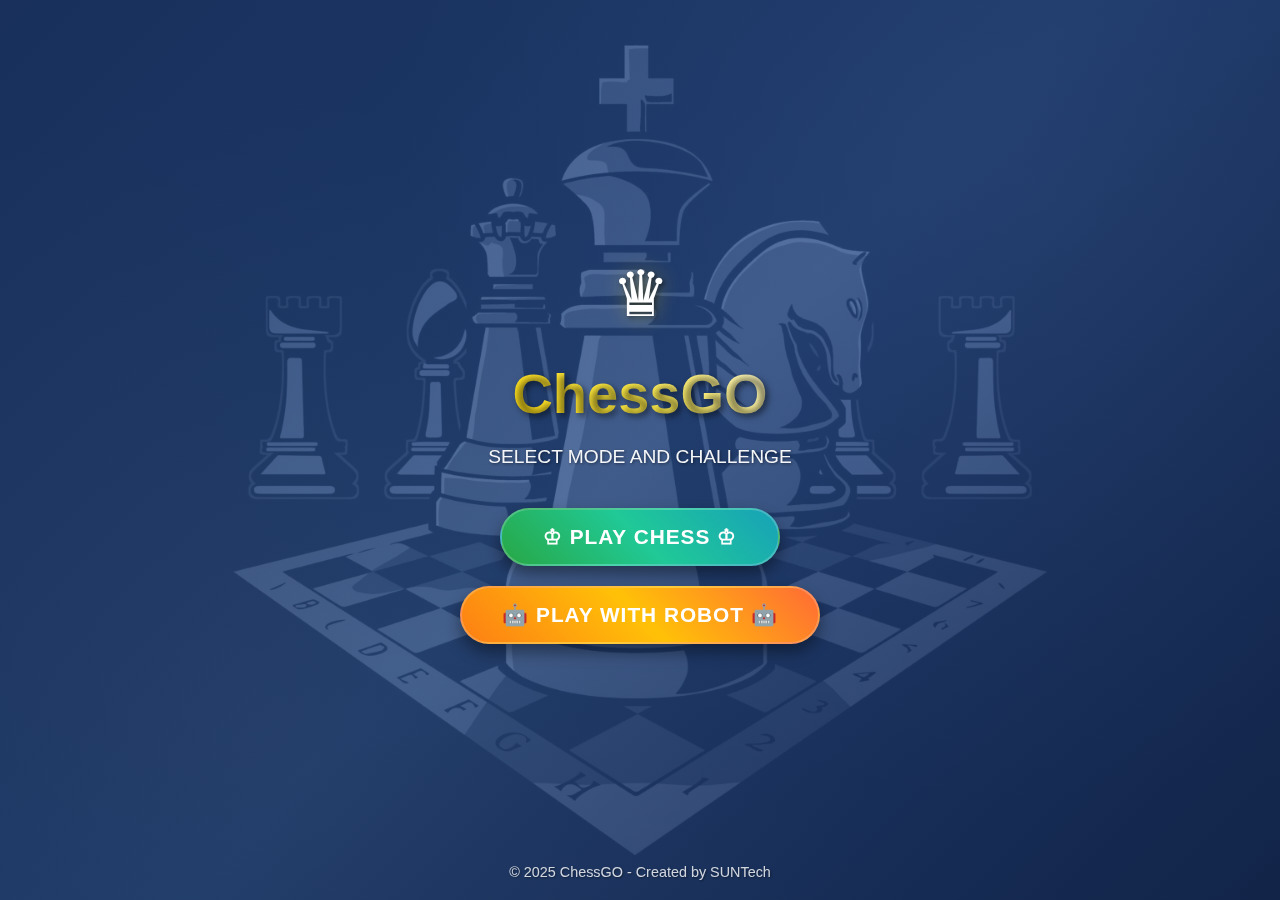
<file: index.html>
<!DOCTYPE html>
<html lang="en">

<head>
    <meta charset="UTF-8">
    <meta name="viewport" content="width=device-width, initial-scale=1.0">
    <title>Chess Game</title>
    <link rel="stylesheet" href="css/welcome.css">
</head>

<body>
    <!-- Animated background -->
    <div class="bg-animation"></div>

    <!-- Floating chess pieces -->
    <div class="floating-pieces" id="floatingPieces"></div>

    <div class="container">
        <div class="chess-icon">♛</div>
        <h1 class="title">ChessGO</h1>
        <p class="subtitle">SELECT MODE AND CHALLENGE</p>

        <div class="buttons-container">
            <button class="game-button play-chess" onclick="playChess()">
                ♔ PLAY CHESS ♔
            </button>
            <button class="game-button play-robot" onclick="playWithRobot()">
                🤖 PLAY WITH ROBOT 🤖
            </button>
        </div>
    </div>

    <div class="footer">
        &copy; 2025 ChessGO - Created by SUNTech
    </div>

    <script type="text/javascript" src="js/welcome.js"></script>
</body>

</html>
</file>
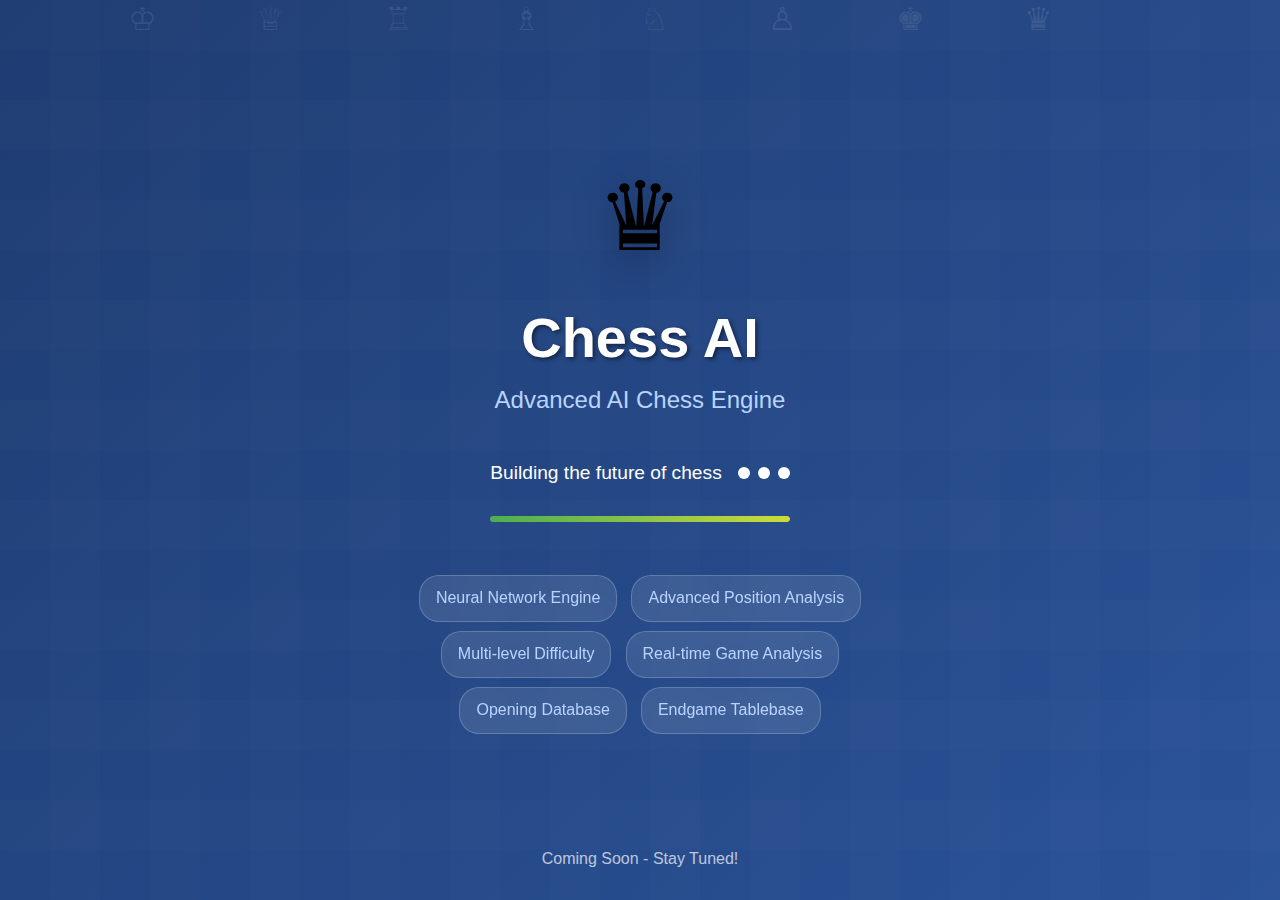
<file: chess-ai.html>
<!DOCTYPE html>
<html lang="en">
<head>
    <meta charset="UTF-8">
    <meta name="viewport" content="width=device-width, initial-scale=1.0">
    <title>Chess AI - Under Construction</title>
    <style>
        * {
            margin: 0;
            padding: 0;
            box-sizing: border-box;
        }

        body {
            font-family: 'Arial', sans-serif;
            background: linear-gradient(135deg, #1e3c72, #2a5298);
            min-height: 100vh;
            display: flex;
            flex-direction: column;
            justify-content: center;
            align-items: center;
            overflow: hidden;
        }

        .chess-bg {
            position: absolute;
            top: 0;
            left: 0;
            width: 100%;
            height: 100%;
            opacity: 0.1;
            background-image: 
                repeating-linear-gradient(
                    0deg,
                    transparent,
                    transparent 50px,
                    rgba(255,255,255,0.1) 50px,
                    rgba(255,255,255,0.1) 100px
                ),
                repeating-linear-gradient(
                    90deg,
                    transparent,
                    transparent 50px,
                    rgba(255,255,255,0.1) 50px,
                    rgba(255,255,255,0.1) 100px
                );
            animation: chessboardMove 20s infinite linear;
        }

        @keyframes chessboardMove {
            0% { transform: translate(0, 0); }
            100% { transform: translate(100px, 100px); }
        }

        .container {
            text-align: center;
            z-index: 10;
            position: relative;
        }

        .chess-piece {
            font-size: 6rem;
            margin-bottom: 2rem;
            animation: bounce 2s infinite ease-in-out;
            filter: drop-shadow(0 10px 20px rgba(0,0,0,0.3));
        }

        @keyframes bounce {
            0%, 20%, 50%, 80%, 100% {
                transform: translateY(0);
            }
            40% {
                transform: translateY(-20px);
            }
            60% {
                transform: translateY(-10px);
            }
        }

        h1 {
            color: #fff;
            font-size: 3.5rem;
            font-weight: bold;
            margin-bottom: 1rem;
            text-shadow: 2px 2px 4px rgba(0,0,0,0.5);
            animation: glow 2s ease-in-out infinite alternate;
        }

        @keyframes glow {
            from {
                text-shadow: 0 0 20px rgba(255,255,255,0.5), 0 0 30px rgba(255,255,255,0.3);
            }
            to {
                text-shadow: 0 0 30px rgba(255,255,255,0.8), 0 0 40px rgba(255,255,255,0.5);
            }
        }

        .subtitle {
            color: #b8d4ff;
            font-size: 1.5rem;
            margin-bottom: 3rem;
            animation: fadeInUp 1s ease-out 0.5s both;
        }

        @keyframes fadeInUp {
            from {
                opacity: 0;
                transform: translateY(30px);
            }
            to {
                opacity: 1;
                transform: translateY(0);
            }
        }

        .loading-container {
            display: flex;
            align-items: center;
            justify-content: center;
            gap: 1rem;
            margin-bottom: 2rem;
        }

        .loading-text {
            color: #fff;
            font-size: 1.2rem;
            font-weight: 500;
        }

        .loading-dots {
            display: flex;
            gap: 0.5rem;
        }

        .dot {
            width: 12px;
            height: 12px;
            background-color: #fff;
            border-radius: 50%;
            animation: loadingDots 1.4s infinite ease-in-out both;
        }

        .dot:nth-child(1) { animation-delay: -0.32s; }
        .dot:nth-child(2) { animation-delay: -0.16s; }
        .dot:nth-child(3) { animation-delay: 0s; }

        @keyframes loadingDots {
            0%, 80%, 100% {
                transform: scale(0.8);
                opacity: 0.5;
            }
            40% {
                transform: scale(1.2);
                opacity: 1;
            }
        }

        .progress-bar {
            width: 300px;
            height: 6px;
            background-color: rgba(255,255,255,0.2);
            border-radius: 3px;
            overflow: hidden;
            margin: 0 auto 3rem;
        }

        .progress-fill {
            height: 100%;
            background: linear-gradient(90deg, #4CAF50, #8BC34A, #CDDC39);
            border-radius: 3px;
            animation: progressFill 3s ease-in-out infinite;
            box-shadow: 0 0 15px rgba(76, 175, 80, 0.6);
        }

        @keyframes progressFill {
            0% {
                width: 0%;
                transform: translateX(-100%);
            }
            50% {
                width: 100%;
                transform: translateX(0%);
            }
            100% {
                width: 100%;
                transform: translateX(100%);
            }
        }

        .features {
            color: #b8d4ff;
            font-size: 1rem;
            line-height: 1.8;
            max-width: 500px;
            animation: fadeInUp 1s ease-out 1s both;
        }

        .feature-item {
            margin: 0.5rem 0;
            padding: 0.5rem 1rem;
            background: rgba(255,255,255,0.1);
            border-radius: 20px;
            display: inline-block;
            margin: 0.3rem;
            backdrop-filter: blur(10px);
            border: 1px solid rgba(255,255,255,0.2);
            transition: all 0.3s ease;
        }

        .feature-item:hover {
            background: rgba(255,255,255,0.2);
            transform: translateY(-2px);
        }

        .floating-pieces {
            position: absolute;
            top: 0;
            left: 0;
            width: 100%;
            height: 100%;
            pointer-events: none;
        }

        .floating-piece {
            position: absolute;
            font-size: 2rem;
            color: rgba(255,255,255,0.1);
            animation: float 15s infinite linear;
        }

        @keyframes float {
            from {
                transform: translateY(100vh) rotate(0deg);
            }
            to {
                transform: translateY(-100px) rotate(360deg);
            }
        }

        .floating-piece:nth-child(1) { left: 10%; animation-delay: 0s; }
        .floating-piece:nth-child(2) { left: 20%; animation-delay: -2s; }
        .floating-piece:nth-child(3) { left: 30%; animation-delay: -4s; }
        .floating-piece:nth-child(4) { left: 40%; animation-delay: -6s; }
        .floating-piece:nth-child(5) { left: 50%; animation-delay: -8s; }
        .floating-piece:nth-child(6) { left: 60%; animation-delay: -10s; }
        .floating-piece:nth-child(7) { left: 70%; animation-delay: -12s; }
        .floating-piece:nth-child(8) { left: 80%; animation-delay: -14s; }

        .coming-soon {
            position: absolute;
            bottom: 2rem;
            left: 50%;
            transform: translateX(-50%);
            color: rgba(255,255,255,0.7);
            font-size: 1rem;
            animation: pulse 2s infinite;
        }

        @keyframes pulse {
            0%, 100% { opacity: 0.7; }
            50% { opacity: 1; }
        }

        @media (max-width: 768px) {
            h1 { font-size: 2.5rem; }
            .subtitle { font-size: 1.2rem; }
            .chess-piece { font-size: 4rem; }
            .progress-bar { width: 250px; }
        }
    </style>
</head>
<body>
    <div class="chess-bg"></div>
    
    <div class="floating-pieces">
        <div class="floating-piece">♔</div>
        <div class="floating-piece">♕</div>
        <div class="floating-piece">♖</div>
        <div class="floating-piece">♗</div>
        <div class="floating-piece">♘</div>
        <div class="floating-piece">♙</div>
        <div class="floating-piece">♚</div>
        <div class="floating-piece">♛</div>
    </div>

    <div class="container">
        <div class="chess-piece">♛</div>
        
        <h1>Chess AI</h1>
        
        <div class="subtitle">Advanced AI Chess Engine</div>
        
        <div class="loading-container">
            <span class="loading-text">Building the future of chess</span>
            <div class="loading-dots">
                <div class="dot"></div>
                <div class="dot"></div>
                <div class="dot"></div>
            </div>
        </div>
        
        <div class="progress-bar">
            <div class="progress-fill"></div>
        </div>
        
        <div class="features">
            <div class="feature-item">Neural Network Engine</div>
            <div class="feature-item">Advanced Position Analysis</div>
            <div class="feature-item">Multi-level Difficulty</div>
            <div class="feature-item">Real-time Game Analysis</div>
            <div class="feature-item">Opening Database</div>
            <div class="feature-item">Endgame Tablebase</div>
        </div>
    </div>
    
    <div class="coming-soon">
        Coming Soon - Stay Tuned!
    </div>
</body>
</html>
</file>
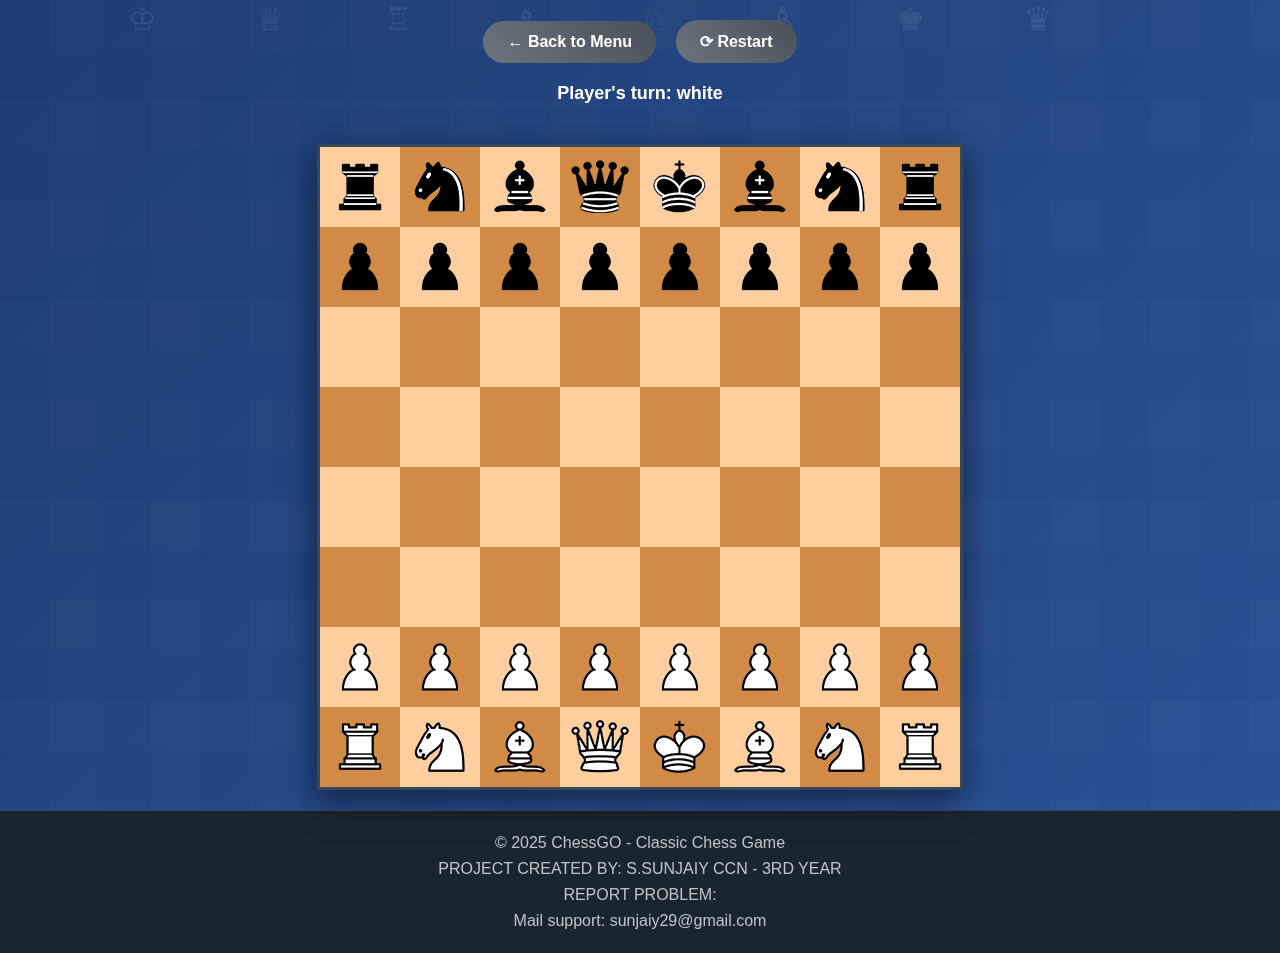
<file: chess-game.html>
<!DOCTYPE html>
<html lang="en">

<head>
	<title>ChessGO</title>
	<meta charset="utf-8">
	<link rel="stylesheet" href="css/chess-game.css">
</head>

<body onload="setup();">
	<div class="chess-bg"></div>

	<div class="floating-pieces">
		<div class="floating-piece">♔</div>
		<div class="floating-piece">♕</div>
		<div class="floating-piece">♖</div>
		<div class="floating-piece">♗</div>
		<div class="floating-piece">♘</div>
		<div class="floating-piece">♙</div>
		<div class="floating-piece">♚</div>
		<div class="floating-piece">♛</div>
	</div>
	<div class="button-container">
		<a href="index.html" class="back-button" onclick="showLanding()">← Back to Menu</a>
		<button class="restart-button" onclick="restartWindow()">⟳ Restart</button>
	</div>
	<p id="turnInfo">
		Player's turn: <b id="playerTurn"></b>
	</p>
	<section id="board">
		<div class="overlay" id="promotionMessage">
			<div class="overlay-inner">
				<span class="overlay-title">Promotion!</span>
				<p class="overlay-text" id="alertText"></p>
				<ul id="promotionList" class="white">
					<li><a href="#" class="promotion-button queen" onclick="promote('queen');"></a></li>
					<li><a href="#" class="promotion-button castle" onclick="promote('castle');"></a></li>
					<li><a href="#" class="promotion-button bishop" onclick="promote('bishop');"></a></li>
					<li><a href="#" class="promotion-button knight" onclick="promote('knight');"></a></li>
				</ul>
			</div>
		</div>
		<div class="overlay" id="errorMessage">
			<div class="overlay-inner">
				<span class="overlay-title">Error!</span>
				<p class="overlay-text" id="errorText"></p>
				<a href="#" class="overlay-button" onclick="closeError();">Close</a>
			</div>
		</div>
		<div class="overlay" id="endMessage">
			<div class="overlay-inner">
				<span class="overlay-title">Game Over!</span>
				<p class="overlay-text" id="endText"></p>
				<a href="#" class="overlay-button" onclick="newGame();">New Game</a>
			</div>
		</div>
	</section>

	<footer class="footer">
		<p>&copy; 2025 ChessGO - Classic Chess Game</p>
		<p>PROJECT CREATED BY: S.SUNJAIY CCN - 3RD YEAR</p>
		<p>REPORT PROBLEM:</p>
		<p>Mail support: sunjaiy29@gmail.com</p>
	</footer>

	<script type="text/javascript" src="js/chess-game.js"></script>
</body>

</html>
</file>
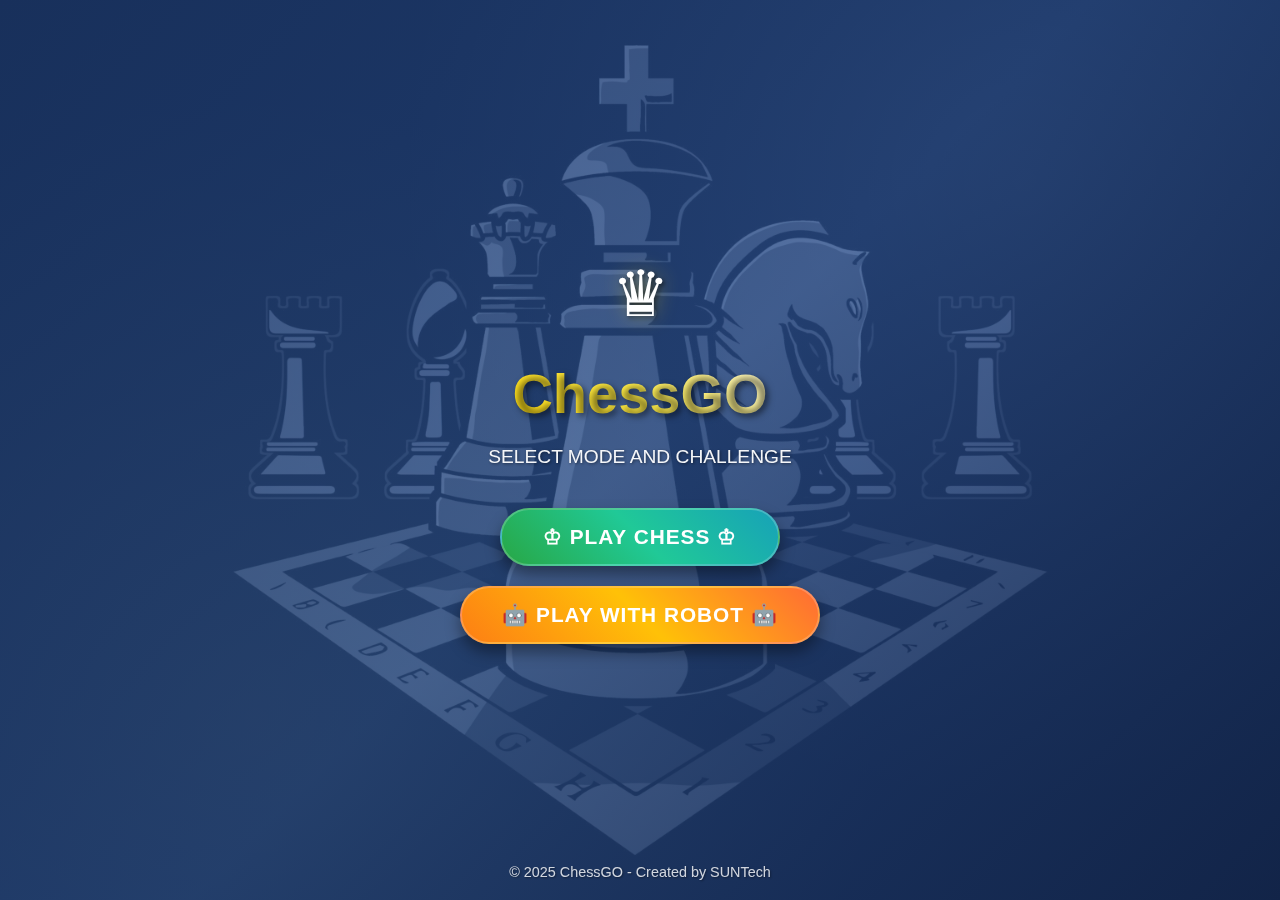
<file: welcome.html>
<!DOCTYPE html>
<html lang="en">
<head>
    <meta charset="UTF-8">
    <meta name="viewport" content="width=device-width, initial-scale=1.0">
    <title>Chess Game</title>
    <link rel="stylesheet" href="css/style.css">
</head>
<body>
    <!-- Animated background -->
    <div class="bg-animation"></div>
    
    <!-- Floating chess pieces -->
    <div class="floating-pieces" id="floatingPieces"></div>

    <div class="container">
        <div class="chess-icon">♛</div>
        <h1 class="title">ChessGO</h1>
        <p class="subtitle">SELECT MODE AND CHALLENGE</p>
        
        <div class="buttons-container">
            <button class="game-button play-chess" onclick="playChess()">
                ♔ PLAY CHESS ♔
            </button>
            <button class="game-button play-robot" onclick="playWithRobot()">
                🤖 PLAY WITH ROBOT 🤖
            </button>
        </div>
    </div>

    <div class="footer">
        &copy; 2025 ChessGO - Created by SUNTech
    </div>

    <script>
        function playChess() {
            // Add your navigation logic here
            window.location.href = 'chess-game.html';
        }

        function playWithRobot() {
            // Add your navigation logic here
            // window.location.href = 'chess-ai.html';
        }

        // Enhanced button interactions
        document.querySelectorAll('.game-button').forEach(button => {
            button.addEventListener('mouseenter', function() {
                this.style.transform = 'scale(1.05) translateY(-3px)';
            });
            
            button.addEventListener('mouseleave', function() {
                this.style.transform = 'scale(1) translateY(0px)';
            });
        });

        // Create floating chess pieces
        function createFloatingPieces() {
            const pieces = ['♔', '♕', '♖', '♗', '♘', '♙'];
            const container = document.getElementById('floatingPieces');
            
            setInterval(() => {
                if (container.children.length < 6) {
                    const piece = document.createElement('div');
                    piece.className = 'floating-piece';
                    piece.textContent = pieces[Math.floor(Math.random() * pieces.length)];
                    piece.style.left = Math.random() * 100 + 'vw';
                    piece.style.animationDelay = Math.random() * 5 + 's';
                    piece.style.animationDuration = (Math.random() * 10 + 10) + 's';
                    
                    container.appendChild(piece);
                    
                    // Remove piece after animation
                    setTimeout(() => {
                        if (piece.parentNode) {
                            piece.parentNode.removeChild(piece);
                        }
                    }, 20000);
                }
            }, 3000);
        }

        // Initialize floating pieces
        createFloatingPieces();

        
    </script>
</body>
</html>
</file>
<file: css/chess-game.css>
* {
    margin: 0;
    padding: 0;
    box-sizing: border-box;
}

body {
    font-family: Arial, sans-serif;
    margin: 0;
    background: linear-gradient(135deg, #1e3c72, #2a5298);
    color: white;
    min-height: 100vh;
    display: flex;
    flex-direction: column;
}

.chess-bg {
    position: fixed;
    top: 0;
    left: 0;
    width: 100%;
    height: 100%;
    opacity: 0.1;
    background-image:
        repeating-linear-gradient(0deg,
            transparent,
            transparent 50px,
            rgba(255, 255, 255, 0.1) 50px,
            rgba(255, 255, 255, 0.1) 100px),
        repeating-linear-gradient(90deg,
            transparent,
            transparent 50px,
            rgba(255, 255, 255, 0.1) 50px,
            rgba(255, 255, 255, 0.1) 100px);
    animation: chessboardMove 20s infinite linear;
    z-index: -1;
}

@keyframes chessboardMove {
    0% {
        transform: translate(0, 0);
    }
    100% {
        transform: translate(100px, 100px);
    }
}

.chess-piece {
    font-size: 6rem;
    margin-bottom: 2rem;
    animation: bounce 2s infinite ease-in-out;
    filter: drop-shadow(0 10px 20px rgba(0, 0, 0, 0.3));
}

@keyframes bounce {
    0%, 20%, 50%, 80%, 100% {
        transform: translateY(0);
    }
    40% {
        transform: translateY(-20px);
    }
    60% {
        transform: translateY(-10px);
    }
}

.floating-pieces {
    position: fixed;
    top: 0;
    left: 0;
    width: 100%;
    height: 100%;
    pointer-events: none;
    z-index: -1;
}

.floating-piece {
    position: absolute;
    font-size: 2rem;
    color: rgba(255, 255, 255, 0.1);
    animation: float 15s infinite linear;
}

@keyframes float {
    from {
        transform: translateY(100vh) rotate(0deg);
    }
    to {
        transform: translateY(-100px) rotate(360deg);
    }
}

.floating-piece:nth-child(1) { left: 10%; animation-delay: 0s; }
.floating-piece:nth-child(2) { left: 20%; animation-delay: -2s; }
.floating-piece:nth-child(3) { left: 30%; animation-delay: -4s; }
.floating-piece:nth-child(4) { left: 40%; animation-delay: -6s; }
.floating-piece:nth-child(5) { left: 50%; animation-delay: -8s; }
.floating-piece:nth-child(6) { left: 60%; animation-delay: -10s; }
.floating-piece:nth-child(7) { left: 70%; animation-delay: -12s; }
.floating-piece:nth-child(8) { left: 80%; animation-delay: -14s; }

.button-container {
    display: flex;
    gap: 20px;
    align-items: center;
    justify-content: center;
    flex-wrap: wrap;
    margin: 20px 0;
}

.back-button,
.restart-button {
    padding: 12px 24px;
    background: linear-gradient(45deg, #6c757d, #495057);
    color: white;
    border: none;
    border-radius: 25px;
    cursor: pointer;
    font-weight: bold;
    font-size: 16px;
    font-family: inherit;
    transition: all 0.3s ease;
    text-decoration: none;
    display: inline-block;
    min-width: 120px;
    text-align: center;
}

.back-button:hover,
.restart-button:hover {
    background: linear-gradient(45deg, #5a6268, #343a40);
    transform: translateY(-2px);
    box-shadow: 0 5px 15px rgba(0, 0, 0, 0.3);
}

#turnInfo {
    text-align: center;
    font-size: 18px;
    margin-bottom: 20px;
    font-weight: bold;
}

/* Chess Board Styles */
#board {
    display: grid;
    grid-template-columns: repeat(8, 80px);
    grid-template-rows: repeat(8, 80px);
    gap: 0;
    margin: 20px auto;
    border: 3px solid #34495e;
    position: relative;
    box-shadow: 0 10px 30px rgba(0, 0, 0, 0.5);
}

#board .square {
    width: 80px;
    height: 80px;
    cursor: pointer;
    position: relative;
    display: flex;
    align-items: center;
    justify-content: center;
    transition: all 0.2s ease;
}

#board .square.light {
    background-color: #ffce9e;
}

#board .square.dark {
    background-color: #d18b47;
}

#board .square.selected {
    box-shadow: inset 0 0 0 3px #0066ff;
    background-color: rgba(0, 102, 255, 0.3) !important;
}

#board .square:hover {
    opacity: 0.8;
}

/* Remove float property that was causing layout issues */
#board .square.empty {
    background-image: none;
}

/* Piece sprites - Fixed background positioning */
#board .square.black-king { 
    background-image: url("../img/pieces.png");
    background-size: 600% 200%;
    background-position: 0% 100%; 
}
#board .square.black-queen { 
    background-image: url("../img/pieces.png");
    background-size: 600% 200%;
    background-position: 20% 100%; 
}
#board .square.black-bishop { 
    background-image: url("../img/pieces.png");
    background-size: 600% 200%;
    background-position: 40% 100%; 
}
#board .square.black-knight { 
    background-image: url("../img/pieces.png");
    background-size: 600% 200%;
    background-position: 60% 100%; 
}
#board .square.black-castle { 
    background-image: url("../img/pieces.png");
    background-size: 600% 200%;
    background-position: 80% 100%; 
}
#board .square.black-pawn { 
    background-image: url("../img/pieces.png");
    background-size: 600% 200%;
    background-position: 100% 100%; 
}

/* White Pieces */
#board .square.white-king { 
    background-image: url("../img/pieces.png");
    background-size: 600% 200%;
    background-position: 0% 0%; 
}
#board .square.white-queen { 
    background-image: url("../img/pieces.png");
    background-size: 600% 200%;
    background-position: 20% 0%; 
}
#board .square.white-bishop { 
    background-image: url("../img/pieces.png");
    background-size: 600% 200%;
    background-position: 40% 0%; 
}
#board .square.white-knight { 
    background-image: url("../img/pieces.png");
    background-size: 600% 200%;
    background-position: 60% 0%; 
}
#board .square.white-castle { 
    background-image: url("../img/pieces.png");
    background-size: 600% 200%;
    background-position: 80% 0%; 
}
#board .square.white-pawn { 
    background-image: url("../img/pieces.png");
    background-size: 600% 200%;
    background-position: 100% 0%; 
}

/* Game Overlay */
#board .overlay {
    background-color: rgba(0, 0, 0, 0.8);
    position: absolute;
    top: 0;
    left: 0;
    right: 0;
    bottom: 0;
    z-index: 1000;
    opacity: 0;
    visibility: hidden;
    transition: all 0.3s ease;
    display: flex;
    align-items: center;
    justify-content: center;
}

#board .overlay.show {
    opacity: 1;
    visibility: visible;
}

#board .overlay .overlay-inner {
    background: #fff;
    border-radius: 15px;
    padding: 30px;
    box-shadow: 0 20px 60px rgba(0, 0, 0, 0.5);
    text-align: center;
    max-width: 400px;
    width: 90%;
    color: #333;
}

#board .overlay .overlay-title {
    display: block;
    font-weight: bold;
    font-size: 24px;
    margin-bottom: 15px;
    color: #333;
}

#board .overlay .overlay-text {
    font-size: 16px;
    line-height: 1.5;
    margin-bottom: 20px;
    color: #666;
}

#board .overlay .overlay-button {
    display: inline-block;
    padding: 12px 24px;
    color: #fff;
    background: linear-gradient(45deg, #049eff, #0288d1);
    border-radius: 8px;
    text-decoration: none;
    font-weight: bold;
    transition: all 0.3s ease;
}

#board .overlay .overlay-button:hover {
    background: linear-gradient(45deg, #0288d1, #0277bd);
    transform: translateY(-2px);
    box-shadow: 0 5px 15px rgba(4, 158, 255, 0.3);
}

/* Promotion List */
#board #promotionList {
    margin: 0;
    padding: 20px 0;
    list-style-type: none;
    text-align: center;
}

#board #promotionList li {
    display: inline-block;
    padding: 0 8px;
}

#board #promotionList li a {
    background-image: url("../img/pieces.png");
    background-size: 600% 200%;
    width: 60px;
    height: 60px;
    display: block;
    border-radius: 8px;
    transition: all 0.3s ease;
    border: 2px solid transparent;
}

#board #promotionList li a:hover {
    border-color: #049eff;
    transform: scale(1.1);
}

/* White Promotion Pieces */
#board #promotionList.white li a.queen { background-position: 20% 0%; }
#board #promotionList.white li a.castle { background-position: 80% 0%; }
#board #promotionList.white li a.bishop { background-position: 40% 0%; }
#board #promotionList.white li a.knight { background-position: 60% 0%; }

/* Black Promotion Pieces */
#board #promotionList.black li a.queen { background-position: 20% 100%; }
#board #promotionList.black li a.castle { background-position: 80% 100%; }
#board #promotionList.black li a.bishop { background-position: 40% 100%; }
#board #promotionList.black li a.knight { background-position: 60% 100%; }

/* Text color fixes for popups */
#errorText,
#endText {
    color: #333 !important;
}

.footer {
    margin-top: auto;
    text-align: center;
    border-top: 1px solid #34495e;
    background-color: #1a252f;
    color: #bdc3c7;
    width: 100%;
    padding: 15px 0;
}

.footer p {
    margin: 8px 0;
}

.footer a {
    color: #3498db;
    text-decoration: none;
    transition: color 0.3s ease;
}

.footer a:hover {
    color: #5dade2;
    text-decoration: underline;
}

/* Responsive design */
@media (max-width: 768px) {
    #board {
        grid-template-columns: repeat(8, 60px);
        grid-template-rows: repeat(8, 60px);
    }
    
    #board .square {
        width: 60px;
        height: 60px;
    }
    
    .chess-piece {
        font-size: 4rem;
    }
    
    .button-container {
        flex-direction: column;
        gap: 10px;
    }
}
</file>
<file: css/welcome.css>
/* Reset and Base Styles */
* {
    margin: 0;
    padding: 0;
    box-sizing: border-box;
}

html,
body {
    font-family: Arial, sans-serif;
}

/* Landing Page Styles */
body {
    min-height: 100vh;
    display: flex;
    flex-direction: column;
    justify-content: center;
    align-items: center;
    color: white;
    position: relative;
    overflow: hidden;
}

/* Background with image and fallback pattern */
body::before {
    content: '';
    position: fixed;
    top: 0;
    left: 0;
    width: 100%;
    height: 100%;
    z-index: -2;

    /* Chess pattern background as fallback */
    background:
        repeating-conic-gradient(#2c3e50 0deg 90deg,
            #34495e 90deg 180deg) 0 0/60px 60px;

    /* Add your background image here - replace with your image URL */
    background-image: url('../img/chess-background-image.png');
    background-size: cover;
    background-position: center;
    background-repeat: no-repeat;
    background-attachment: fixed;
}

/* Overlay for better text readability */
body::after {
    content: '';
    position: fixed;
    top: 0;
    left: 0;
    width: 100%;
    height: 100%;
    z-index: -1;
    background: linear-gradient(135deg,
            rgba(30, 60, 114, 0.8) 0%,
            rgba(42, 82, 152, 0.7) 50%,
            rgba(20, 40, 80, 0.9) 100%);
}

.container {
    text-align: center;
    padding: 40px;
    border-radius: 20px;
    position: relative;
    z-index: 1;
}

.title {
    font-size: 3.5rem;
    font-weight: bold;
    margin-bottom: 20px;
    text-shadow: 3px 3px 6px rgba(0, 0, 0, 0.5);
    background: linear-gradient(45deg, #ffd700, #ffed4a, #fff);
    -webkit-background-clip: text;
    -webkit-text-fill-color: transparent;
    background-clip: text;
    animation: titleGlow 3s ease-in-out infinite alternate;
}

@keyframes titleGlow {
    0% {
        text-shadow: 3px 3px 6px rgba(0, 0, 0, 0.5);
    }

    100% {
        text-shadow: 3px 3px 6px rgba(0, 0, 0, 0.5), 0 0 20px rgba(255, 215, 0, 0.3);
    }
}

.subtitle {
    font-size: 1.2rem;
    margin-bottom: 40px;
    opacity: 0.95;
    text-shadow: 1px 1px 3px rgba(0, 0, 0, 0.5);
}

.chess-icon {
    font-size: 4rem;
    margin-bottom: 30px;
    animation: float 3s ease-in-out infinite;
    text-shadow: 2px 2px 4px rgba(0, 0, 0, 0.5);
    filter: drop-shadow(0 0 10px rgba(255, 215, 0, 0.3));
}

@keyframes float {

    0%,
    100% {
        transform: translateY(0px) rotate(0deg);
    }

    50% {
        transform: translateY(-10px) rotate(5deg);
    }
}

.buttons-container {
    display: flex;
    flex-direction: column;
    gap: 20px;
    align-items: center;
}

.game-button {
    padding: 15px 40px;
    font-size: 1.3rem;
    font-weight: bold;
    border: none;
    border-radius: 50px;
    cursor: pointer;
    transition: all 0.3s ease;
    text-transform: uppercase;
    letter-spacing: 1px;
    box-shadow: 0 8px 15px rgba(0, 0, 0, 0.4);
    min-width: 280px;
    position: relative;
    overflow: hidden;
}

.game-button::before {
    content: '';
    position: absolute;
    top: 0;
    left: -100%;
    width: 100%;
    height: 100%;
    background: linear-gradient(90deg, transparent, rgba(255, 255, 255, 0.3), transparent);
    transition: left 0.5s;
}

.game-button:hover::before {
    left: 100%;
}

.play-chess {
    background: linear-gradient(45deg, #28a745, #20c997, #17a2b8);
    color: white;
    border: 2px solid rgba(255, 255, 255, 0.2);
}

.play-chess:hover {
    background: linear-gradient(45deg, #218838, #17a2b8, #138496);
    transform: translateY(-3px) scale(1.02);
    box-shadow: 0 15px 25px rgba(0, 0, 0, 0.5);
}

.play-robot {
    background: linear-gradient(45deg, #fd7e14, #ffc107, #ff6b35);
    color: white;
    border: 2px solid rgba(255, 255, 255, 0.2);
}

.play-robot:hover {
    background: linear-gradient(45deg, #e8590c, #e0a800, #e55100);
    transform: translateY(-3px) scale(1.02);
    box-shadow: 0 15px 25px rgba(0, 0, 0, 0.5);
}

.game-button:active {
    transform: translateY(0px) scale(0.98);
    box-shadow: 0 5px 10px rgba(0, 0, 0, 0.4);
}

/* Floating chess pieces animation  */
.floating-pieces {
    position: fixed;
    top: 0;
    left: 0;
    width: 100%;
    height: 100%;
    pointer-events: none;
    z-index: 0;
    overflow: hidden;
}

.floating-piece {
    position: absolute;
    font-size: 2rem;
    color: rgba(255, 255, 255, 0.1);
    animation: floatPiece 15s linear infinite;
}

@keyframes floatPiece {
    0% {
        transform: translateY(100vh) rotate(0deg);
        opacity: 0;
    }

    10% {
        opacity: 0.3;
    }

    90% {
        opacity: 0.3;
    }

    100% {
        transform: translateY(-10vh) rotate(360deg);
        opacity: 0;
    }
}

.footer {
    position: absolute;
    bottom: 20px;
    font-size: 0.9rem;
    opacity: 0.8;
    text-shadow: 1px 1px 2px rgba(0, 0, 0, 0.5);
    z-index: 1;
}

/* Background animation overlay */
.bg-animation {
    position: fixed;
    top: 0;
    left: 0;
    width: 100%;
    height: 100%;
    z-index: -1;
    background: radial-gradient(circle at 20% 80%,
            rgba(255, 215, 0, 0.1) 0%,
            transparent 50%),
        radial-gradient(circle at 80% 20%,
            rgba(255, 255, 255, 0.1) 0%,
            transparent 50%);
    animation: bgPulse 8s ease-in-out infinite alternate;
}

@keyframes bgPulse {
    0% {
        opacity: 0.3;
        transform: scale(1);
    }

    100% {
        opacity: 0.6;
        transform: scale(1.1);
    }
}

/* Mobile Responsiveness */
@media (max-width: 768px) {
    .title {
        font-size: 2.5rem;
    }

    .container {
        margin: 20px;
        padding: 30px;
    }

    .game-button {
        min-width: 250px;
        font-size: 1.1rem;
    }
}
</file>
<file: css/style.css>
/* Reset and Base Styles */
* {
    margin: 0;
    padding: 0;
    box-sizing: border-box;
}

html,
body {
    font-family: Arial, sans-serif;
}

/* Landing Page Styles */
body {
    min-height: 100vh;
    display: flex;
    flex-direction: column;
    justify-content: center;
    align-items: center;
    color: white;
    position: relative;
    overflow: hidden;
}

/* Background with image and fallback pattern */
body::before {
    content: '';
    position: fixed;
    top: 0;
    left: 0;
    width: 100%;
    height: 100%;
    z-index: -2;

    /* Chess pattern background as fallback */
    background:
        repeating-conic-gradient(#2c3e50 0deg 90deg,
            #34495e 90deg 180deg) 0 0/60px 60px;

    /* Add your background image here - replace with your image URL */
    background-image: url('../img/chess-background-image.png');
    background-size: cover;
    background-position: center;
    background-repeat: no-repeat;
    background-attachment: fixed;
}

/* Overlay for better text readability */
body::after {
    content: '';
    position: fixed;
    top: 0;
    left: 0;
    width: 100%;
    height: 100%;
    z-index: -1;
    background: linear-gradient(135deg,
            rgba(30, 60, 114, 0.8) 0%,
            rgba(42, 82, 152, 0.7) 50%,
            rgba(20, 40, 80, 0.9) 100%);
}

.container {
    text-align: center;
    padding: 40px;
    border-radius: 20px;
    position: relative;
    z-index: 1;
}

.title {
    font-size: 3.5rem;
    font-weight: bold;
    margin-bottom: 20px;
    text-shadow: 3px 3px 6px rgba(0, 0, 0, 0.5);
    background: linear-gradient(45deg, #ffd700, #ffed4a, #fff);
    -webkit-background-clip: text;
    -webkit-text-fill-color: transparent;
    background-clip: text;
    animation: titleGlow 3s ease-in-out infinite alternate;
}

@keyframes titleGlow {
    0% {
        text-shadow: 3px 3px 6px rgba(0, 0, 0, 0.5);
    }

    100% {
        text-shadow: 3px 3px 6px rgba(0, 0, 0, 0.5), 0 0 20px rgba(255, 215, 0, 0.3);
    }
}

.subtitle {
    font-size: 1.2rem;
    margin-bottom: 40px;
    opacity: 0.95;
    text-shadow: 1px 1px 3px rgba(0, 0, 0, 0.5);
}

.chess-icon {
    font-size: 4rem;
    margin-bottom: 30px;
    animation: float 3s ease-in-out infinite;
    text-shadow: 2px 2px 4px rgba(0, 0, 0, 0.5);
    filter: drop-shadow(0 0 10px rgba(255, 215, 0, 0.3));
}

@keyframes float {

    0%,
    100% {
        transform: translateY(0px) rotate(0deg);
    }

    50% {
        transform: translateY(-10px) rotate(5deg);
    }
}

.buttons-container {
    display: flex;
    flex-direction: column;
    gap: 20px;
    align-items: center;
}

.game-button {
    padding: 15px 40px;
    font-size: 1.3rem;
    font-weight: bold;
    border: none;
    border-radius: 50px;
    cursor: pointer;
    transition: all 0.3s ease;
    text-transform: uppercase;
    letter-spacing: 1px;
    box-shadow: 0 8px 15px rgba(0, 0, 0, 0.4);
    min-width: 280px;
    position: relative;
    overflow: hidden;
}

.game-button::before {
    content: '';
    position: absolute;
    top: 0;
    left: -100%;
    width: 100%;
    height: 100%;
    background: linear-gradient(90deg, transparent, rgba(255, 255, 255, 0.3), transparent);
    transition: left 0.5s;
}

.game-button:hover::before {
    left: 100%;
}

.play-chess {
    background: linear-gradient(45deg, #28a745, #20c997, #17a2b8);
    color: white;
    border: 2px solid rgba(255, 255, 255, 0.2);
}

.play-chess:hover {
    background: linear-gradient(45deg, #218838, #17a2b8, #138496);
    transform: translateY(-3px) scale(1.02);
    box-shadow: 0 15px 25px rgba(0, 0, 0, 0.5);
}

.play-robot {
    background: linear-gradient(45deg, #fd7e14, #ffc107, #ff6b35);
    color: white;
    border: 2px solid rgba(255, 255, 255, 0.2);
}

.play-robot:hover {
    background: linear-gradient(45deg, #e8590c, #e0a800, #e55100);
    transform: translateY(-3px) scale(1.02);
    box-shadow: 0 15px 25px rgba(0, 0, 0, 0.5);
}

.game-button:active {
    transform: translateY(0px) scale(0.98);
    box-shadow: 0 5px 10px rgba(0, 0, 0, 0.4);
}

Floating chess pieces animation .floating-pieces {
    position: fixed;
    top: 0;
    left: 0;
    width: 100%;
    height: 100%;
    pointer-events: none;
    z-index: 0;
    overflow: hidden;
}

.floating-piece {
    position: absolute;
    font-size: 2rem;
    color: rgba(255, 255, 255, 0.1);
    animation: floatPiece 15s linear infinite;
}

@keyframes floatPiece {
    0% {
        transform: translateY(100vh) rotate(0deg);
        opacity: 0;
    }

    10% {
        opacity: 0.3;
    }

    90% {
        opacity: 0.3;
    }

    100% {
        transform: translateY(-10vh) rotate(360deg);
        opacity: 0;
    }
}

.footer {
    position: absolute;
    bottom: 20px;
    font-size: 0.9rem;
    opacity: 0.8;
    text-shadow: 1px 1px 2px rgba(0, 0, 0, 0.5);
    z-index: 1;
}

/* Background animation overlay */
.bg-animation {
    position: fixed;
    top: 0;
    left: 0;
    width: 100%;
    height: 100%;
    z-index: -1;
    background: radial-gradient(circle at 20% 80%,
            rgba(255, 215, 0, 0.1) 0%,
            transparent 50%),
        radial-gradient(circle at 80% 20%,
            rgba(255, 255, 255, 0.1) 0%,
            transparent 50%);
    animation: bgPulse 8s ease-in-out infinite alternate;
}

@keyframes bgPulse {
    0% {
        opacity: 0.3;
        transform: scale(1);
    }

    100% {
        opacity: 0.6;
        transform: scale(1.1);
    }
}

/* Mobile Responsiveness */
@media (max-width: 768px) {
    .title {
        font-size: 2.5rem;
    }

    .container {
        margin: 20px;
        padding: 30px;
    }

    .game-button {
        min-width: 250px;
        font-size: 1.1rem;
    }
}

.back-button {
    position: absolute;
    top: 20px;
    left: 20px;
    padding: 10px 20px;
    background: linear-gradient(45deg, #6c757d, #495057);
    color: white;
    border: none;
    border-radius: 25px;
    cursor: pointer;
    font-weight: bold;
    transition: all 0.3s ease;
    text-decoration: none;
    display: inline-block;
}

.back-button:hover {
    background: linear-gradient(45deg, #5a6268, #343a40);
    transform: translateY(-2px);
    box-shadow: 0 5px 15px rgba(0, 0, 0, 0.3);
}

/* Chess Board Styles */
#board {
    border: 1px solid #000;
    width: 642px;
    height: 642px;
    position: relative;
}

#board .square {
    background-image: url("../img/pieces.png");
    background-size: 600% 200%;
    width: 80px;
    height: 80px;
    float: left;
    cursor: pointer;
    z-index: 10;
    position: relative;
}

#board .square.empty {
    background-image: none;
}

#board .square.light {
    background-color: #ffce9e;
}

#board .square.dark {
    background-color: #d18b47;
}

#board .square.selected {
    box-shadow: 0 0 2px #0000ff, 0 0 4px #0000ff inset;
    z-index: 20;
}

/* Black Pieces */
#board .square.black-king {
    background-position: 0% 100%;
}

#board .square.black-queen {
    background-position: 20% 100%;
}

#board .square.black-bishop {
    background-position: 40% 100%;
}

#board .square.black-knight {
    background-position: 60% 100%;
}

#board .square.black-castle {
    background-position: 80% 100%;
}

#board .square.black-pawn {
    background-position: 100% 100%;
}

/* White Pieces */
#board .square.white-king {
    background-position: 0% 0%;
}

#board .square.white-queen {
    background-position: 20% 0%;
}

#board .square.white-bishop {
    background-position: 40% 0%;
}

#board .square.white-knight {
    background-position: 60% 0%;
}

#board .square.white-castle {
    background-position: 80% 0%;
}

#board .square.white-pawn {
    background-position: 100% 0%;
}

/* Game Overlay */
#board .overlay {
    background-color: rgba(0, 0, 0, 0.6);
    position: absolute;
    height: 100%;
    width: 100%;
    z-index: 0;
    opacity: 0;
    -webkit-transition: all .3s ease-out;
    -moz-transition: all .3s ease-out;
    -ms-transition: all .3s ease-out;
    -o-transition: all .3s ease-out;
    transition: all .3s ease-out;
}

#board .overlay.show {
    opacity: 1;
    z-index: 100;
}

#board .overlay .overlay-inner {
    position: absolute;
    top: 0;
    left: 0;
    right: 0;
    bottom: 0;
    margin: auto;
    width: 400px;
    height: 190px;
    background: #fff;
    border-radius: 15px;
    padding: 15px;
    box-shadow: 0 0 10px rgba(0, 0, 0, 0.3);
    text-align: center;
}

#board .overlay .overlay-title {
    display: block;
    font-weight: bold;
    line-height: 32px;
    font-size: 20px;
}

#board .overlay .overlay-text {
    line-height: 22px;
    font-size: 16px;
}

#board .overlay .overlay-button {
    display: inline-block;
    line-height: 34px;
    padding: 0 12px;
    color: #fff;
    background: #049eff;
    border-radius: 5px;
    text-decoration: none;
    margin-top: 10px;
}

/* Promotion List */
#board #promotionList {
    margin: 0;
    padding: 20px 0;
    list-style-type: none;
    text-align: center;
}

#board #promotionList li {
    display: inline-block;
    padding: 0 5px;
}

#board #promotionList li a {
    background-image: url("../img/pieces.png");
    background-size: 600% 200%;
    width: 60px;
    height: 60px;
    display: block;
}

/* White Promotion Pieces */
#board #promotionList.white li a.queen {
    background-position: 20% 0%;
}

#board #promotionList.white li a.castle {
    background-position: 80% 0%;
}

#board #promotionList.white li a.bishop {
    background-position: 40% 0%;
}

#board #promotionList.white li a.knight {
    background-position: 60% 0%;
}

/* Black Promotion Pieces */
#board #promotionList.black li a.queen {
    background-position: 20% 100%;
}

#board #promotionList.black li a.castle {
    background-position: 80% 100%;
}

#board #promotionList.black li a.bishop {
    background-position: 40% 100%;
}

#board #promotionList.black li a.knight {
    background-position: 60% 100%;
}

/* For error popup text */
#errorText {
    color: black !important;
}

/* For end popup text */
#endText {
    color: black !important;
}

/* If the text is inside .overlay, make sure it also doesn't inherit white */
.overlay {
    color: black; /* Only if you want *all* overlay text black */
}
</file>
